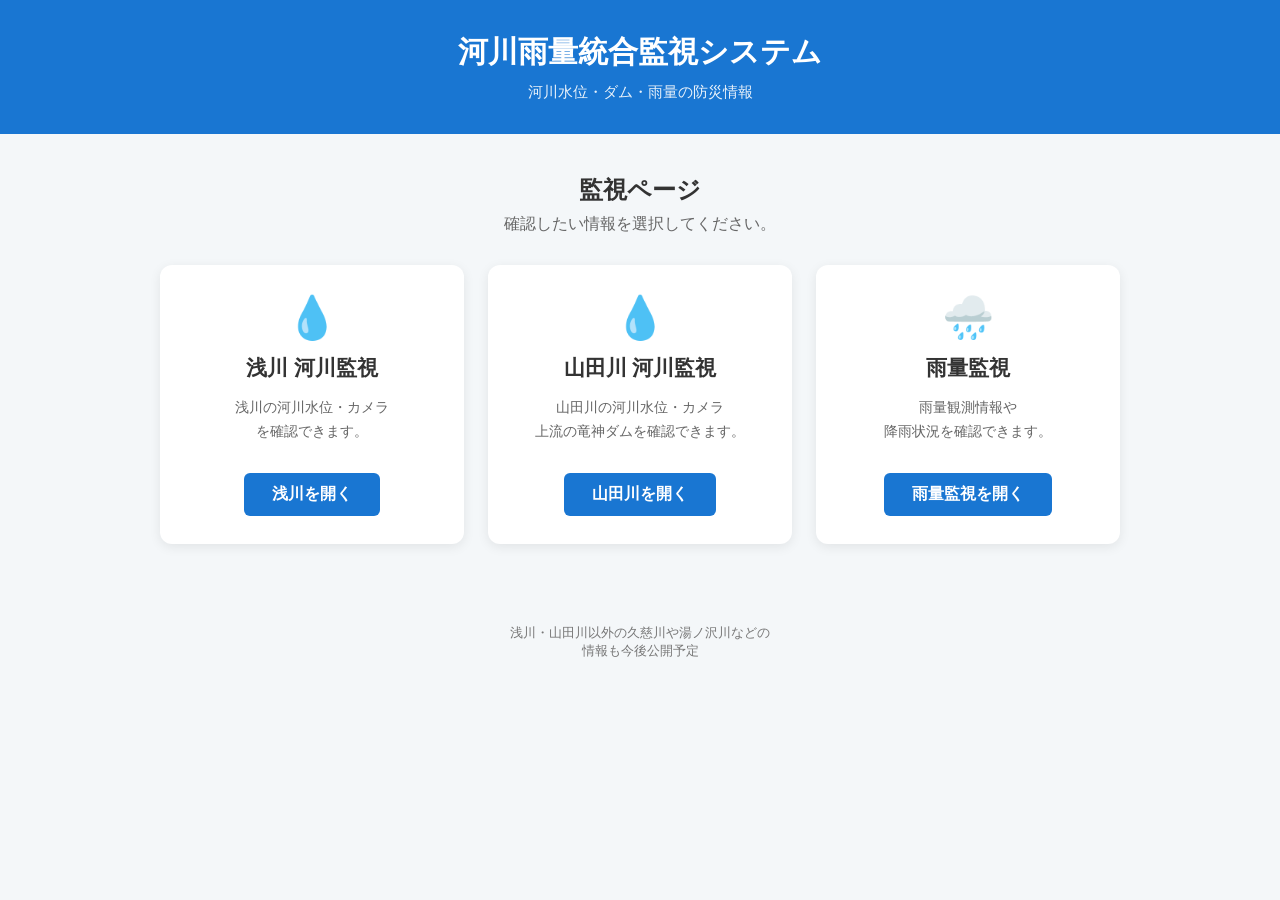
<file: index.html>
<!DOCTYPE html>
<html lang="ja">
<head>
    <meta charset="UTF-8">
    <meta name="viewport" content="width=device-width, initial-scale=1.0">
    <title>河川雨量統合監視システム</title>

    <style>
        * {
            box-sizing: border-box;
        }

        body {
            margin: 0;
            font-family:
                -apple-system,
                BlinkMacSystemFont,
                "Segoe UI",
                "Hiragino Kaku Gothic ProN",
                "Yu Gothic",
                Meiryo,
                sans-serif;
            background: #f4f7f9;
            color: #333;
        }

        header {
            background: #1976d2;
            color: white;
            text-align: center;
            padding: 32px 20px;
        }

        header h1 {
            margin: 0;
            font-size: 30px;
        }

        header p {
            margin: 10px 0 0;
            font-size: 15px;
            opacity: 0.9;
        }

        main {
            max-width: 1000px;
            margin: 40px auto;
            padding: 0 20px;
        }

        .section-title {
            text-align: center;
            margin-bottom: 30px;
        }

        .section-title h2 {
            margin: 0;
            font-size: 24px;
        }

        .section-title p {
            margin-top: 8px;
            color: #666;
        }

        .monitor-list {
            display: grid;
            grid-template-columns: repeat(auto-fit, minmax(260px, 1fr));
            gap: 24px;
        }

        .monitor-card {
            background: white;
            border-radius: 12px;
            padding: 28px 24px;
            box-shadow: 0 3px 12px rgba(0, 0, 0, 0.08);
            text-align: center;
            transition: transform 0.2s, box-shadow 0.2s;
        }

        .monitor-card:hover {
            transform: translateY(-4px);
            box-shadow: 0 6px 18px rgba(0, 0, 0, 0.12);
        }

        .monitor-icon {
            font-size: 42px;
            margin-bottom: 12px;
        }

        .monitor-card h3 {
            margin: 8px 0 10px;
            font-size: 21px;
        }

        .monitor-card p {
            color: #666;
            font-size: 14px;
            line-height: 1.7;
            min-height: 48px;
        }

        .monitor-button {
            display: inline-block;
            margin-top: 15px;
            padding: 11px 28px;
            background: #1976d2;
            color: white;
            text-decoration: none;
            border-radius: 6px;
            font-weight: bold;
            transition: background 0.2s;
        }

        .monitor-button:hover {
            background: #125aa0;
        }

        footer {
            margin-top: 60px;
            padding: 20px;
            text-align: center;
            color: #777;
            font-size: 13px;
        }

        @media (max-width: 600px) {
            header {
                padding: 25px 15px;
            }

            header h1 {
                font-size: 25px;
            }

            main {
                margin-top: 30px;
            }

            .monitor-list {
                grid-template-columns: 1fr;
            }
        }
    </style>
</head>

<body>

<header>
    <h1>河川雨量統合監視システム</h1>
    <p>河川水位・ダム・雨量の防災情報</p>
</header>

<main>

    <div class="section-title">
        <h2>監視ページ</h2>
        <p>確認したい情報を選択してください。</p>
    </div>

    <div class="monitor-list">

        <!-- 浅川 -->
        <div class="monitor-card">
            <div class="monitor-icon">💧</div>
            <h3>浅川 河川監視</h3>
            <p>
                浅川の河川水位・カメラ<br>
                を確認できます。
            </p>
            <a class="monitor-button" href="asakawa/">
                浅川を開く
            </a>
        </div>

        <!-- 山田川 -->
        <div class="monitor-card">
            <div class="monitor-icon">💧</div>
            <h3>山田川 河川監視</h3>
            <p>
                山田川の河川水位・カメラ<br>
                上流の竜神ダムを確認できます。
            </p>
            <a class="monitor-button" href="yamada/">
                山田川を開く
            </a>
        </div>

        <!-- 雨量 -->
        <div class="monitor-card">
            <div class="monitor-icon">🌧️</div>
            <h3>雨量監視</h3>
            <p>
                雨量観測情報や<br>
                降雨状況を確認できます。
            </p>
            <a class="monitor-button" href="rainfall/">
                雨量監視を開く
            </a>
        </div>

    </div>

</main>

<footer>
    浅川・山田川以外の久慈川や湯ノ沢川などの<br>
    情報も今後公開予定
</footer>

</body>
</html>
</file>
